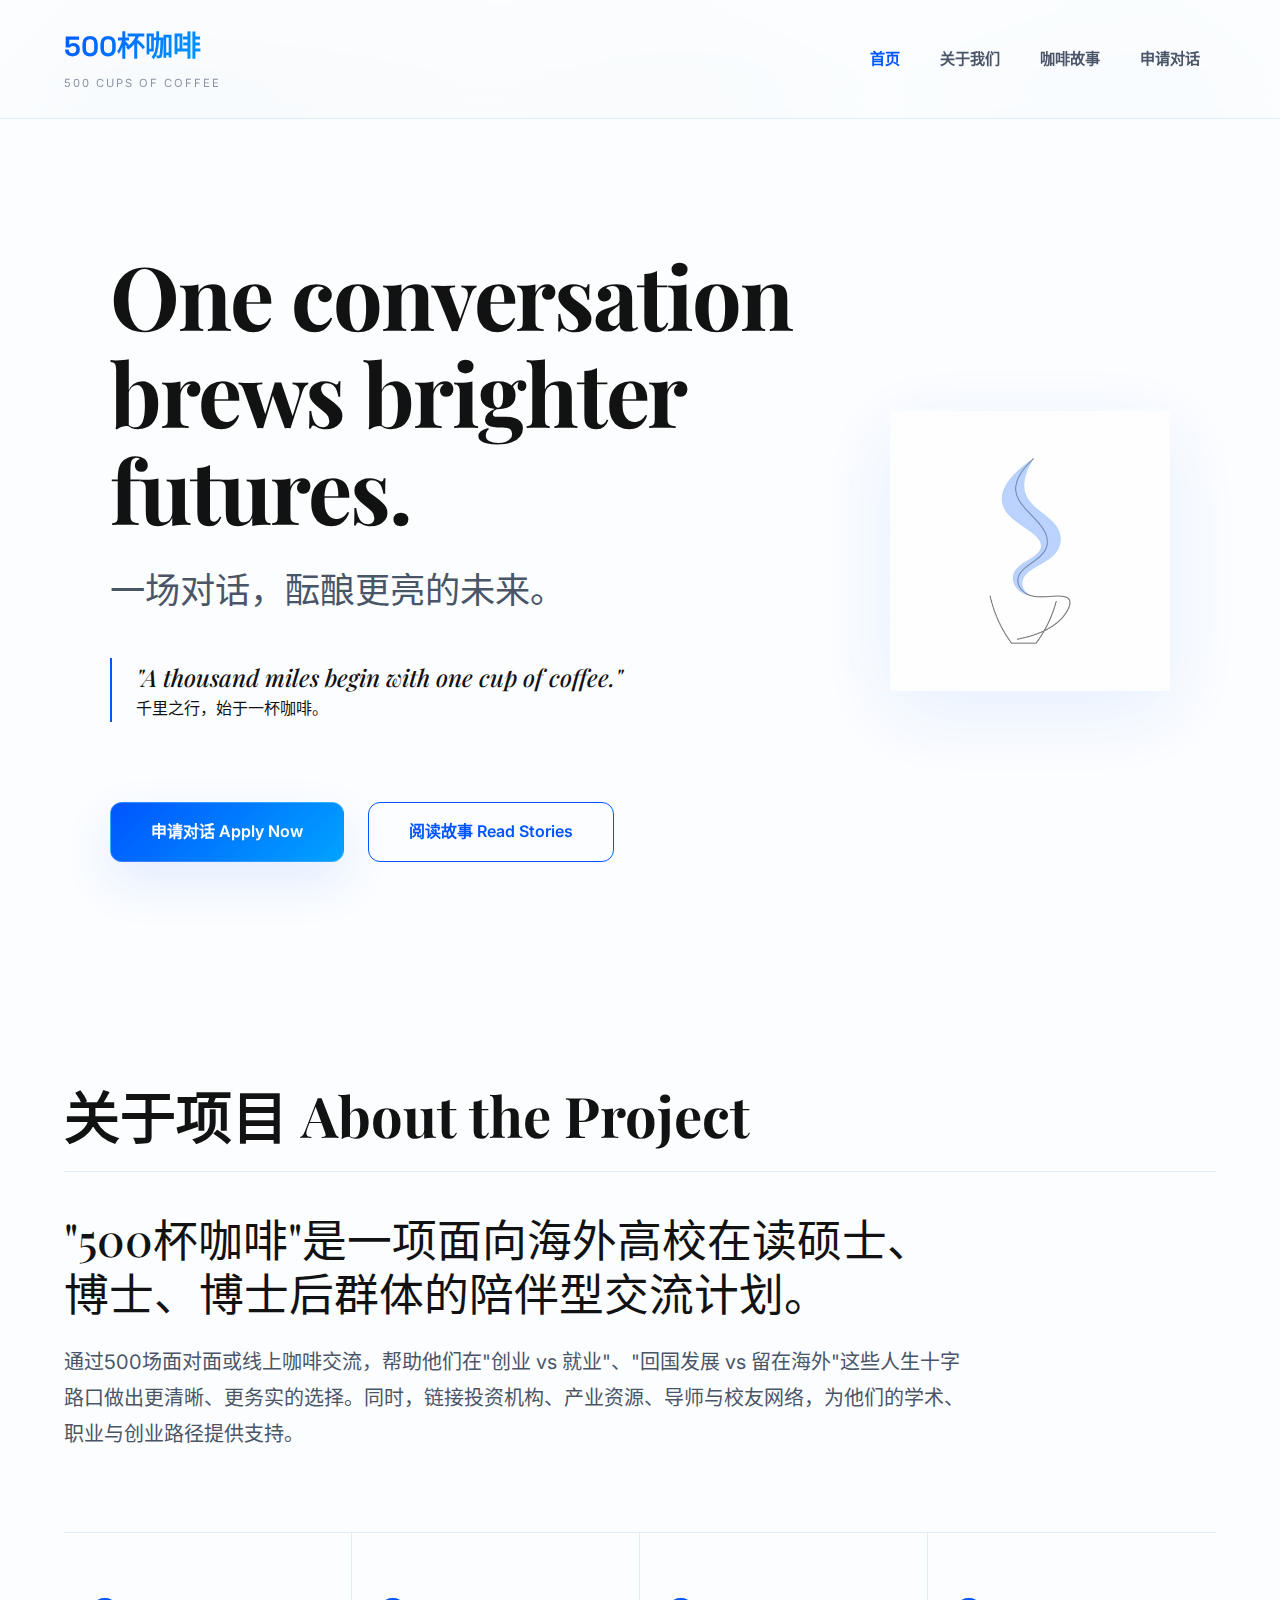
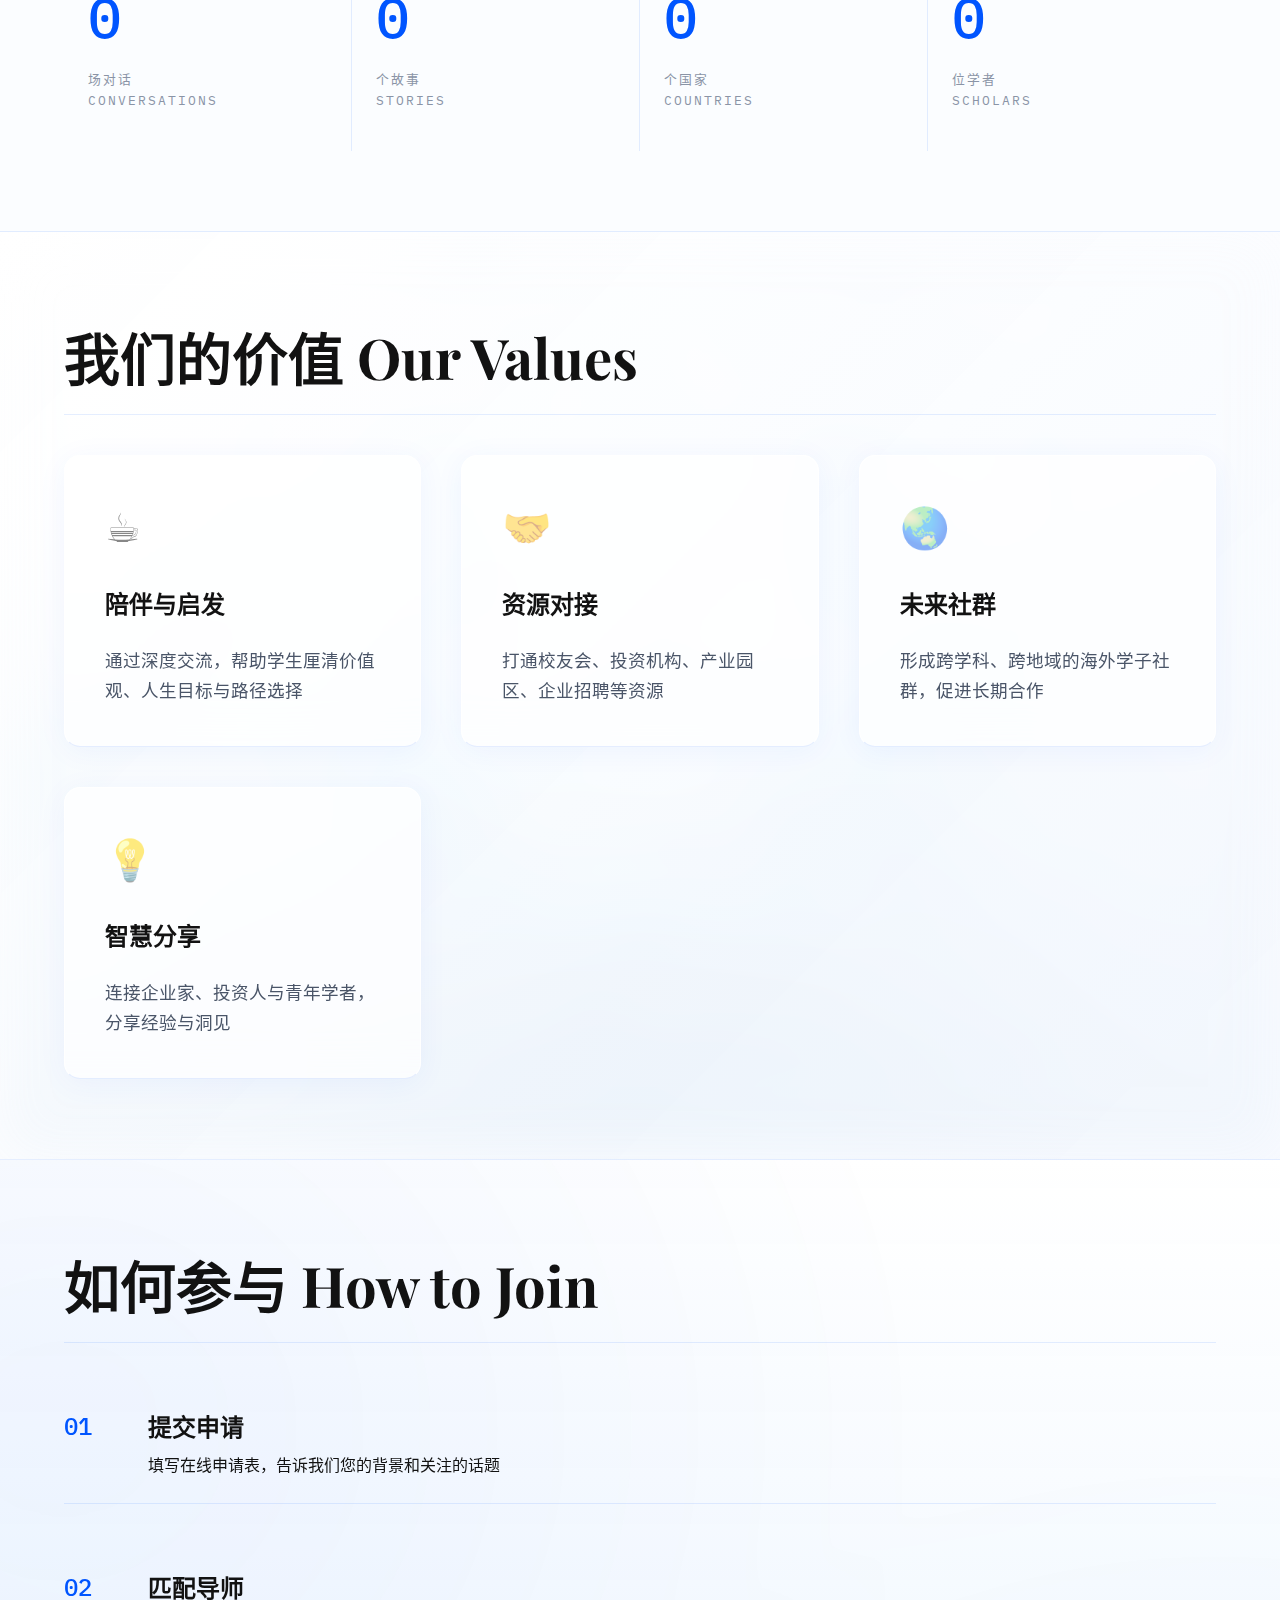
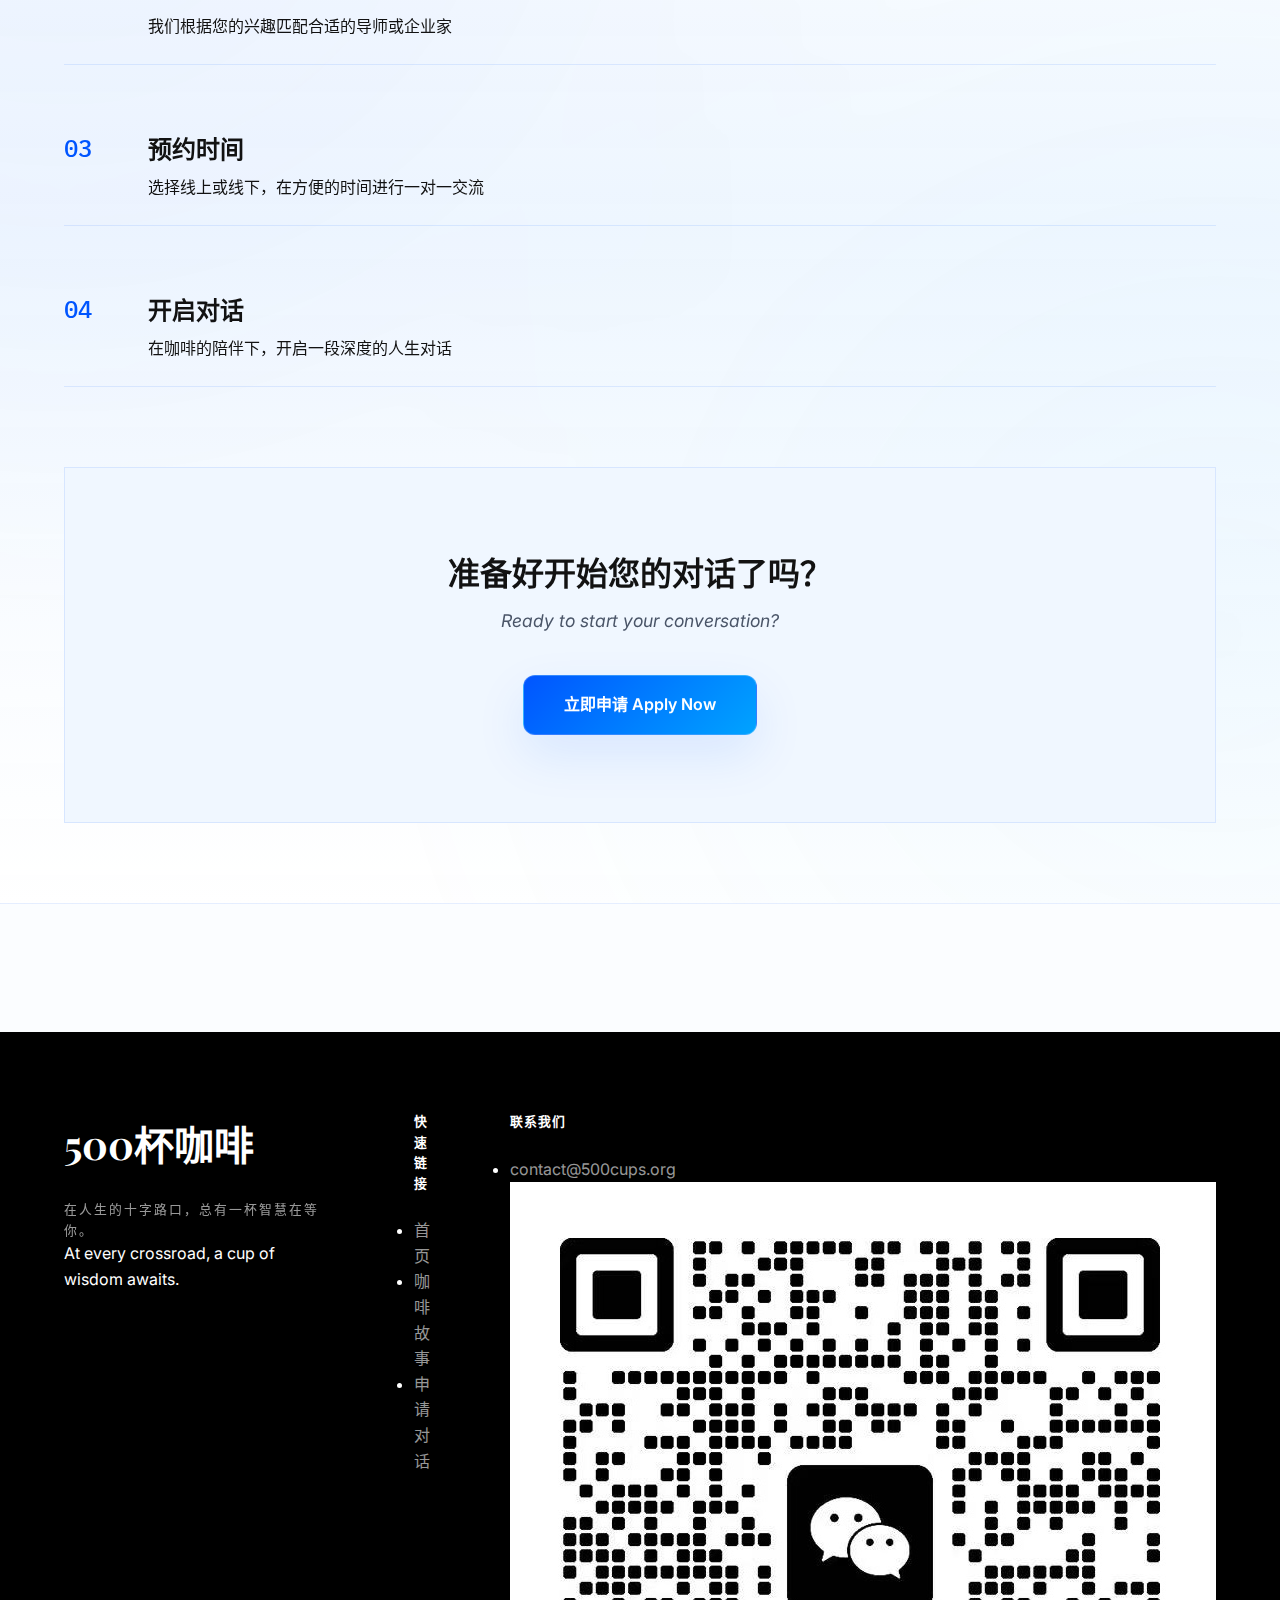
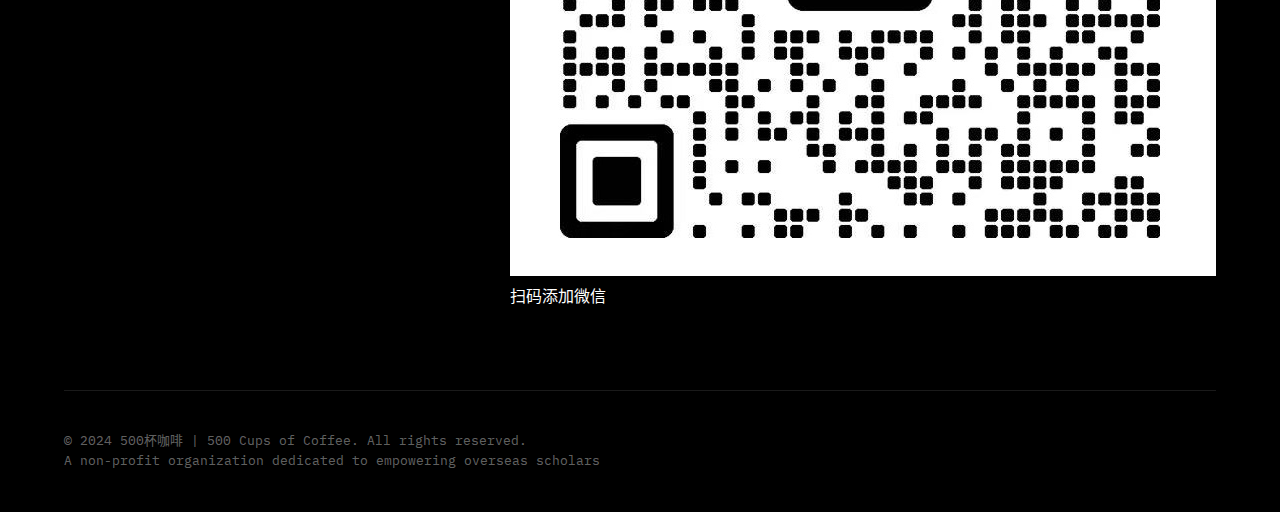
<file: index.html>
<!DOCTYPE html>
<html lang="zh-CN">

<head>
    <meta charset="UTF-8">
    <meta name="viewport" content="width=device-width, initial-scale=1.0">
    <title>500杯咖啡 | 500 Cups of Coffee</title>
    <link rel="stylesheet" href="css/style.css">
    <link
        href="https://fonts.googleapis.com/css2?family=Inter:wght@400;500;600&family=Playfair+Display:ital,wght@0,700;0,800;1,700&family=IBM+Plex+Mono:wght@400;500&family=Space+Grotesk:wght@600;700&display=swap"
        rel="stylesheet">
</head>

<body>
    <!-- 背景装饰图层 -->
    <div class="bg-decor">
        <div class="bg-grid"></div>
        <div class="bg-motif"></div>
        <div class="bg-shape shape-1"></div>
        <div class="bg-shape shape-2"></div>
        <div class="bg-shape shape-3"></div>
    </div>

    <!-- 导航栏 -->
    <nav class="navbar">
        <div class="container">
            <div class="nav-brand">
                <a href="index.html">
                    <h2>500杯咖啡</h2>
                    <span class="subtitle">500 Cups of Coffee</span>
                </a>
            </div>
            <ul class="nav-menu">
                <li><a href="index.html" class="active">首页</a></li>
                <li><a href="#about">关于我们</a></li>
                <li><a href="stories.html">咖啡故事</a></li>
                <li><a href="apply.html#apply-form">申请对话</a></li>
            </ul>
        </div>
    </nav>

    <!-- 主横幅区域 -->
    <section class="hero">
        <div class="container hero-container">
            <div class="hero-content reveal">
                <h1 class="main-slogan">One conversation brews brighter futures.</h1>
                <p class="main-slogan-cn">一场对话，酝酿更亮的未来。</p>

                <div class="sub-slogans reveal reveal-delay-1">
                    <div class="slogan-item">
                        <p class="en">"A thousand miles begin with one cup of coffee."</p>
                        <p class="cn">千里之行，始于一杯咖啡。</p>
                    </div>
                </div>

                <div class="cta-buttons reveal reveal-delay-2">
                    <a href="apply.html#apply-form" class="btn btn-primary">申请对话 Apply Now</a>
                    <a href="stories.html" class="btn btn-secondary">阅读故事 Read Stories</a>
                </div>
            </div>
            <!-- 极简咖啡插画 -->
            <div class="hero-illustration reveal reveal-delay-1">
                <img src="images/coffee_steam_minimal.png" alt="Coffee steam illustration" class="coffee-illustration">
            </div>
        </div>
    </section>

    <!-- 项目介绍 -->
    <section class="intro" id="about">
        <div class="container">
            <div class="section-header">
                <h2>关于项目 About the Project</h2>
                <div class="divider"></div>
            </div>

            <div class="intro-content reveal">
                <p class="lead">
                    "500杯咖啡"是一项面向海外高校在读硕士、博士、博士后群体的陪伴型交流计划。
                </p>
                <p>
                    通过500场面对面或线上咖啡交流，帮助他们在"创业 vs 就业"、"回国发展 vs
                    留在海外"这些人生十字路口做出更清晰、更务实的选择。同时，链接投资机构、产业资源、导师与校友网络，为他们的学术、职业与创业路径提供支持。
                </p>
            </div>

            <div class="stats">
                <div class="stat-item">
                    <div class="stat-number" id="stat-conversations">0</div>
                    <div class="stat-label">场对话<br>Conversations</div>
                </div>
                <div class="stat-item">
                    <div class="stat-number" id="stat-stories">0</div>
                    <div class="stat-label">个故事<br>Stories</div>
                </div>
                <div class="stat-item">
                    <div class="stat-number" id="stat-countries">0</div>
                    <div class="stat-label">个国家<br>Countries</div>
                </div>
                <div class="stat-item">
                    <div class="stat-number" id="stat-scholars">0</div>
                    <div class="stat-label">位学者<br>Scholars</div>
                </div>
            </div>
        </div>
    </section>

    <!-- 核心价值 -->
    <section class="values">
        <div class="container">
            <div class="section-header">
                <h2>我们的价值 Our Values</h2>
                <div class="divider"></div>
            </div>

            <div class="values-grid">
                <div class="value-card reveal reveal-delay-1">
                    <div class="value-icon">☕</div>
                    <h3>陪伴与启发</h3>
                    <p>通过深度交流，帮助学生厘清价值观、人生目标与路径选择</p>
                </div>
                <div class="value-card reveal reveal-delay-2">
                    <div class="value-icon">🤝</div>
                    <h3>资源对接</h3>
                    <p>打通校友会、投资机构、产业园区、企业招聘等资源</p>
                </div>
                <div class="value-card reveal reveal-delay-3">
                    <div class="value-icon">🌏</div>
                    <h3>未来社群</h3>
                    <p>形成跨学科、跨地域的海外学子社群，促进长期合作</p>
                </div>
                <div class="value-card reveal reveal-delay-4">
                    <div class="value-icon">💡</div>
                    <h3>智慧分享</h3>
                    <p>连接企业家、投资人与青年学者，分享经验与洞见</p>
                </div>
            </div>
        </div>
    </section>

    <!-- 如何参与 -->
    <section class="how-to-join">
        <div class="container">
            <div class="section-header">
                <h2>如何参与 How to Join</h2>
                <div class="divider"></div>
            </div>

            <div class="join-grid reveal">
                <div class="join-step">
                    <div class="step-number">01</div>
                    <div>
                        <h3>提交申请</h3>
                        <p>填写在线申请表，告诉我们您的背景和关注的话题</p>
                    </div>
                </div>
                <div class="join-step">
                    <div class="step-number">02</div>
                    <div>
                        <h3>匹配导师</h3>
                        <p>我们根据您的兴趣匹配合适的导师或企业家</p>
                    </div>
                </div>
                <div class="join-step">
                    <div class="step-number">03</div>
                    <div>
                        <h3>预约时间</h3>
                        <p>选择线上或线下，在方便的时间进行一对一交流</p>
                    </div>
                </div>
                <div class="join-step">
                    <div class="step-number">04</div>
                    <div>
                        <h3>开启对话</h3>
                        <p>在咖啡的陪伴下，开启一段深度的人生对话</p>
                    </div>
                </div>
            </div>

            <div class="join-cta">
                <h3>准备好开始您的对话了吗？</h3>
                <p class="en">Ready to start your conversation?</p>
                <a href="apply.html#apply-form" class="btn btn-primary">立即申请 Apply Now</a>
            </div>
        </div>
    </section>

    <!-- 页脚 -->
    <footer class="footer">
        <div class="container">
            <div class="footer-content">
                <div class="footer-brand">
                    <h3>500杯咖啡</h3>
                    <p class="tagline">在人生的十字路口，总有一杯智慧在等你。</p>
                    <p class="tagline-en">At every crossroad, a cup of wisdom awaits.</p>
                </div>

                <div class="footer-links">
                    <div class="footer-section">
                        <h4>快速链接</h4>
                        <ul>
                            <li><a href="index.html">首页</a></li>
                            <li><a href="stories.html">咖啡故事</a></li>
                            <li><a href="apply.html">申请对话</a></li>
                        </ul>
                    </div>

                    <div class="footer-section">
                        <h4>联系我们</h4>
                        <ul>
                            <li><a href="mailto:contact@500cups.org">contact@500cups.org</a></li>
                        </ul>
                        <div class="footer-qr">
                            <img src="images/wechat_qr.jpg" alt="微信二维码 WeChat QR Code">
                            <p>扫码添加微信</p>
                        </div>
                    </div>
                </div>
            </div>

            <div class="footer-bottom">
                <p>&copy; 2024 500杯咖啡 | 500 Cups of Coffee. All rights reserved.</p>
                <p class="mission">A non-profit organization dedicated to empowering overseas scholars</p>
            </div>
        </div>
    </footer>

    <script src="js/main.js"></script>
</body>

</html>
</file>
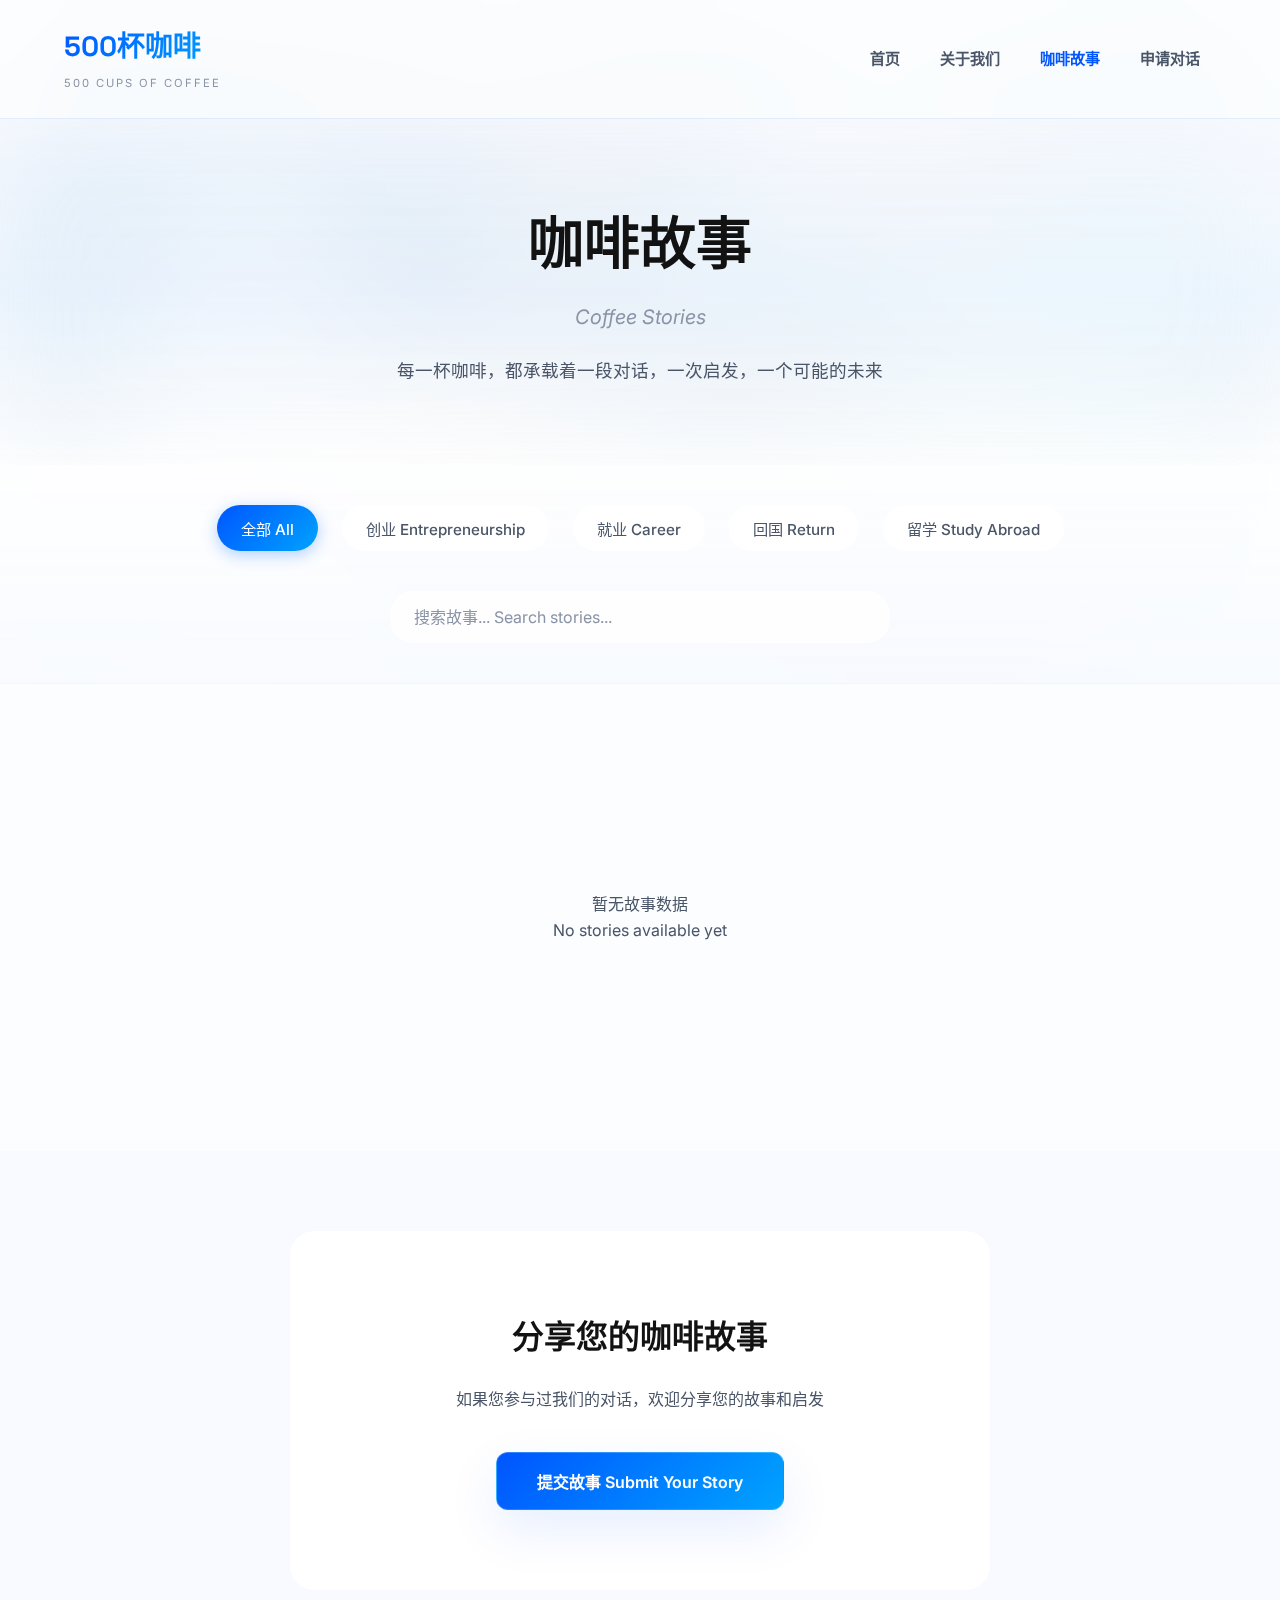
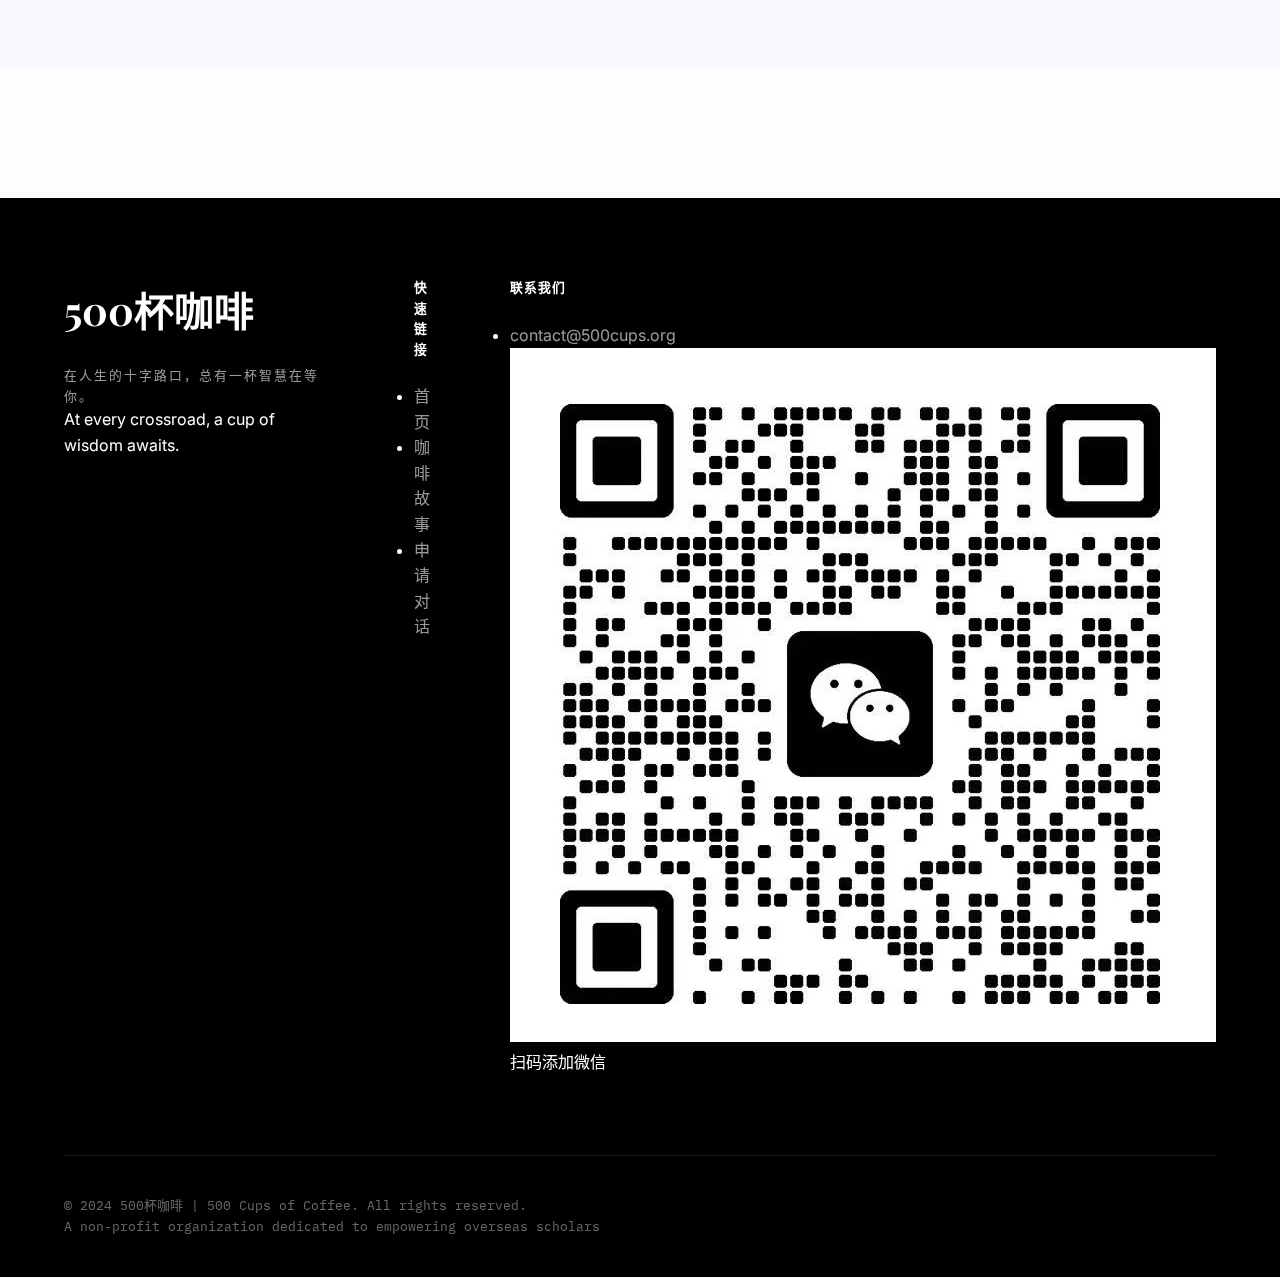
<file: stories.html>
<!DOCTYPE html>
<html lang="zh-CN">

<head>
    <meta charset="UTF-8">
    <meta name="viewport" content="width=device-width, initial-scale=1.0">
    <title>咖啡故事 | 500杯咖啡</title>
    <link rel="stylesheet" href="css/style.css">
    <link
        href="https://fonts.googleapis.com/css2?family=Inter:wght@400;500;600&family=Playfair+Display:ital,wght@0,700;0,800;1,700&family=IBM+Plex+Mono:wght@400;500&family=Space+Grotesk:wght@600;700&display=swap"
        rel="stylesheet">
</head>

<body>
    <!-- 背景装饰图层 -->
    <div class="bg-decor">
        <div class="bg-grid"></div>
        <div class="bg-motif"></div>
        <div class="bg-shape shape-1"></div>
        <div class="bg-shape shape-2"></div>
        <div class="bg-shape shape-3"></div>
    </div>

    <!-- 导航栏 -->
    <nav class="navbar">
        <div class="container">
            <div class="nav-brand">
                <a href="index.html">
                    <h2>500杯咖啡</h2>
                    <span class="subtitle">500 Cups of Coffee</span>
                </a>
            </div>
            <ul class="nav-menu">
                <li><a href="index.html">首页</a></li>
                <li><a href="index.html#about">关于我们</a></li>
                <li><a href="stories.html" class="active">咖啡故事</a></li>
                <li><a href="apply.html#apply-form">申请对话</a></li>
            </ul>
        </div>
    </nav>

    <!-- 页面标题 -->
    <section class="page-hero">
        <div class="container">
            <h1>咖啡故事</h1>
            <p class="page-subtitle">Coffee Stories</p>
            <p class="page-description">每一杯咖啡，都承载着一段对话，一次启发，一个可能的未来</p>
        </div>
    </section>

    <!-- 筛选和搜索 -->
    <section class="filters">
        <div class="container">
            <div class="filter-group">
                <button class="filter-btn active" data-filter="all">全部 All</button>
                <button class="filter-btn" data-filter="创业">创业 Entrepreneurship</button>
                <button class="filter-btn" data-filter="就业">就业 Career</button>
                <button class="filter-btn" data-filter="回国">回国 Return</button>
                <button class="filter-btn" data-filter="留学">留学 Study Abroad</button>
            </div>

            <div class="search-box">
                <input type="text" id="search-input" placeholder="搜索故事... Search stories...">
            </div>
        </div>
    </section>

    <!-- 故事列表 -->
    <section class="stories-section">
        <div class="container">
            <div id="stories-loading" class="loading">
                <div class="spinner"></div>
                <p>正在加载故事...</p>
            </div>

            <div id="stories-container" class="stories-grid">
                <!-- 故事卡片将由JavaScript动态加载 -->
            </div>

            <div id="no-stories" class="no-stories" style="display: none;">
                <p>暂无故事数据</p>
                <p class="en">No stories available yet</p>
            </div>
        </div>
    </section>

    <!-- 提交您的故事 -->
    <section class="submit-story">
        <div class="container">
            <div class="submit-box">
                <h2>分享您的咖啡故事</h2>
                <p>如果您参与过我们的对话，欢迎分享您的故事和启发</p>
                <button class="btn btn-primary" id="open-story-form">提交故事 Submit Your Story</button>
            </div>
        </div>
    </section>

    <!-- 故事详情模态框 -->
    <div id="story-view-modal" class="modal story-view-modal">
        <div class="modal-content story-view-content">
            <span class="modal-close" id="close-story-view">&times;</span>
            <div class="story-detail-container">
                <div class="story-header">
                    <div class="story-tags-list" id="view-story-tags"></div>
                    <h1 id="view-story-title">故事标题</h1>
                    <div class="story-meta-row">
                        <span id="view-story-author">作者</span>
                        <span class="separator">·</span>
                        <span id="view-story-date">日期</span>
                        <span class="separator">·</span>
                        <span id="view-read-time">阅读时间</span>
                    </div>
                </div>
                <div class="story-cover-image" id="view-story-image"></div>
                <div class="story-body" id="view-story-content">
                    <!-- 故事内容 -->
                </div>
                <div class="story-footer">
                    <div class="divider"></div>
                    <p class="footer-note">想分享您的故事？<a href="#" id="link-to-submit">立即提交</a></p>
                </div>
            </div>
        </div>
    </div>

    <!-- 故事提交表单模态框 -->
    <div id="story-modal" class="modal">
        <div class="modal-content">
            <span class="modal-close">&times;</span>
            <h2>提交咖啡故事</h2>
            <form id="story-submission-form">
                <div class="form-row">
                    <div class="form-group">
                        <label for="submitter-name">您的姓名 *</label>
                        <input type="text" id="submitter-name" name="submitter_name" required>
                    </div>
                    <div class="form-group">
                        <label for="submitter-email">您的邮箱 *</label>
                        <input type="email" id="submitter-email" name="submitter_email" required>
                    </div>
                </div>

                <div class="form-group">
                    <label for="story-title">故事标题 *</label>
                    <input type="text" id="story-title" name="story_title" required placeholder="给您的故事起个标题">
                </div>

                <div class="form-group">
                    <label for="story-content">故事内容 *</label>
                    <textarea id="story-content" name="story_content" rows="8" required
                        placeholder="请分享您在咖啡对话中的经历、感悟和启发..."></textarea>
                </div>

                <div class="form-row">
                    <div class="form-group checkbox-group">
                        <label>
                            <input type="checkbox" id="allow-publish" name="allow_publish" checked>
                            <span>我同意公开发布这个故事</span>
                        </label>
                    </div>
                    <div class="form-group checkbox-group">
                        <label>
                            <input type="checkbox" id="anonymous" name="anonymous">
                            <span>我希望匿名发布</span>
                        </label>
                    </div>
                </div>

                <div class="form-actions">
                    <button type="submit" class="btn btn-primary">提交故事</button>
                    <button type="button" class="btn btn-secondary" id="cancel-story">取消</button>
                </div>
            </form>
        </div>
    </div>

    <!-- 页脚 -->
    <footer class="footer">
        <div class="container">
            <div class="footer-content">
                <div class="footer-brand">
                    <h3>500杯咖啡</h3>
                    <p class="tagline">在人生的十字路口，总有一杯智慧在等你。</p>
                    <p class="tagline-en">At every crossroad, a cup of wisdom awaits.</p>
                </div>

                <div class="footer-links">
                    <div class="footer-section">
                        <h4>快速链接</h4>
                        <ul>
                            <li><a href="index.html">首页</a></li>
                            <li><a href="stories.html">咖啡故事</a></li>
                            <li><a href="apply.html">申请对话</a></li>
                        </ul>
                    </div>

                    <div class="footer-section">
                        <h4>联系我们</h4>
                        <ul>
                            <li><a href="mailto:contact@500cups.org">contact@500cups.org</a></li>
                        </ul>
                        <div class="footer-qr">
                            <img src="images/wechat_qr.jpg" alt="微信二维码 WeChat QR Code">
                            <p>扫码添加微信</p>
                        </div>
                    </div>
                </div>
            </div>

            <div class="footer-bottom">
                <p>&copy; 2024 500杯咖啡 | 500 Cups of Coffee. All rights reserved.</p>
                <p class="mission">A non-profit organization dedicated to empowering overseas scholars</p>
            </div>
        </div>
    </footer>

    <script src="js/config.js"></script>
    <script src="js/stories.js"></script>
</body>

</html>
</file>
<file: css/style.css>
/* ========================
   浅色科技蓝主题 - 全局样式
   ======================== */
* {
    margin: 0;
    padding: 0;
    box-sizing: border-box;
}

:root {
    /* 极致浅色科技蓝配色 - 更加纯净和深邃 */
    --bg-primary: #FBFDFF;
    --bg-secondary: #F8FAFF;
    --bg-accent: #F0F7FF;
    --bg-card: rgba(255, 255, 255, 0.9);

    /* 核心科技蓝色系 */
    --primary-blue: #0055FF;
    --primary-blue-light: #4D8BFF;
    --primary-blue-dark: #003EB3;
    --secondary-blue: #00A3FF;
    --accent-cyan: #00E5FF;

    /* 渐变色 */
    --gradient-primary: linear-gradient(135deg, #0055FF 0%, #00A3FF 100%);
    --gradient-subtle: linear-gradient(135deg, rgba(240, 247, 255, 0.5) 0%, rgba(230, 243, 255, 0.5) 100%);

    /* 文字颜色 */
    --text-primary: #121212;
    --text-secondary: #4A5568;
    --text-muted: #8A94A6;
    --text-white: #FFFFFF;

    /* 极致极简 - Hairline Dividers */
    --border-hairline: 1px solid rgba(0, 85, 255, 0.1);
    --border-blue: rgba(0, 85, 255, 0.2);

    /* 阴影 - 更加克制 */
    --shadow-sm: 0 4px 12px rgba(0, 85, 255, 0.03);
    --shadow-md: 0 12px 30px rgba(0, 85, 255, 0.06);
    --shadow-lg: 0 20px 50px rgba(0, 85, 255, 0.1);

    /* 字体系统 - Sequoia风格 */
    --font-primary: 'Inter', system-ui, sans-serif;
    --font-serif: 'Playfair Display', serif;
    --font-mono: 'IBM Plex Mono', monospace;
    --font-display: 'Space Grotesk', sans-serif;

    /* 间距系统 - 优化平衡 */
    --container-max-width: 1440px;
    --spacing-xs: 0.75rem;
    --spacing-sm: 1.5rem;
    --spacing-md: 2.5rem;
    --spacing-lg: 5rem;
    --spacing-xl: 8rem;

    /* 表单专用间距 - 更紧凑 */
    --form-spacing-sm: 1rem;
    --form-spacing-md: 1.5rem;
    --form-spacing-lg: 2.5rem;

    /* 动画 */
    --transition: all 0.5s cubic-bezier(0.16, 1, 0.3, 1);
    --transition-slow: all 0.8s cubic-bezier(0.16, 1, 0.3, 1);
}

body {
    font-family: var(--font-primary);
    color: var(--text-primary);
    background: var(--bg-primary);
    line-height: 1.6;
    font-size: 16px;
    overflow-x: hidden;
}

/* ========================
   背景艺术 - 咖啡与连接的抽象表达
   ======================== */
.bg-decor {
    position: fixed;
    top: 0;
    left: 0;
    width: 100%;
    height: 100%;
    z-index: -1;
    overflow: hidden;
    pointer-events: none;
    background: var(--bg-primary);
}

/* 主背景图片 - 咖啡网络图案 */
.bg-decor::before {
    content: '';
    position: absolute;
    width: 100%;
    height: 100%;
    top: 0;
    left: 0;
    background-image: url('../images/coffee_network_bg.png');
    background-size: cover;
    background-position: center;
    background-attachment: fixed;
    filter: blur(2px);
    opacity: 0.15;
    animation: bgPulse 15s ease-in-out infinite alternate;
}

/* 渐变叠加层 - 增加深度和高级感 */
.bg-decor::after {
    content: '';
    position: absolute;
    width: 100%;
    height: 100%;
    top: 0;
    left: 0;
    background:
        linear-gradient(135deg, rgba(255, 255, 255, 0.95) 0%, rgba(248, 250, 255, 0.85) 50%, rgba(240, 247, 255, 0.9) 100%),
        radial-gradient(ellipse at 0% 0%, rgba(0, 85, 255, 0.08) 0%, transparent 50%),
        radial-gradient(ellipse at 100% 100%, rgba(0, 229, 255, 0.06) 0%, transparent 50%),
        radial-gradient(ellipse at 50% 50%, rgba(255, 255, 255, 0.8) 0%, transparent 70%);
    z-index: 1;
}

@keyframes bgPulse {
    0% {
        opacity: 0.12;
        filter: blur(2px);
    }

    100% {
        opacity: 0.18;
        filter: blur(3px);
    }
}

/* 科技与学术基调背景 - 抽象节点 */
.bg-motif {
    position: absolute;
    top: 0;
    left: 0;
    width: 100%;
    height: 100%;
    background-image:
        url('../images/gradient_hero_bg.png'),
        url("data:image/svg+xml,%3Csvg width='100' height='100' viewBox='0 0 100 100' xmlns='http://www.w3.org/2000/svg'%3E%3Cg fill='%230055FF' fill-opacity='0.03'%3E%3Ccircle cx='50' cy='50' r='1'/%3E%3Cpath d='M50 50 L80 80 M50 50 L20 80 M50 50 L50 20' stroke='%230055FF' stroke-opacity='0.02' stroke-width='0.5'/%3E%3C/g%3E%3C/svg%3E");
    background-size: 120% 120%, 100px 100px;
    background-position: center, top left;
    background-attachment: fixed, scroll;
    filter: blur(60px);
    opacity: 0.25;
    z-index: 2;
    animation: motifFloat 30s ease-in-out infinite;
}

@keyframes motifFloat {

    0%,
    100% {
        transform: translate(0, 0) scale(1);
    }

    50% {
        transform: translate(-2%, 2%) scale(1.02);
    }
}

@keyframes bgRotate {
    from {
        transform: rotate(0deg);
    }

    to {
        transform: rotate(360deg);
    }
}

/* 抽象咖啡杯与连接点 */
.bg-shape {
    position: absolute;
    opacity: 0.15;
    /* 大幅降低不透明度 */
    filter: blur(100px);
    /* 增加模糊度使得边缘更加柔和 */
    border-radius: 50%;
    background: var(--gradient-primary);
    transition: var(--transition-slow);
}

.shape-1 {
    width: 400px;
    height: 400px;
    top: -100px;
    right: -100px;
    animation: float 20s ease-in-out infinite;
}

.shape-2 {
    width: 300px;
    height: 300px;
    bottom: -50px;
    left: -50px;
    background: var(--gradient-secondary);
    animation: float 25s ease-in-out infinite reverse;
}

.shape-3 {
    width: 200px;
    height: 200px;
    top: 40%;
    left: 10%;
    opacity: 0.2;
    animation: float 18s ease-in-out infinite 2s;
}

@keyframes float {

    0%,
    100% {
        transform: translate(0, 0) scale(1);
    }

    33% {
        transform: translate(30px, -50px) scale(1.1);
    }

    66% {
        transform: translate(-20px, 20px) scale(0.9);
    }
}

/* 连接网格背景 */
.bg-grid {
    position: absolute;
    top: 0;
    left: 0;
    width: 100%;
    height: 100%;
    background-image:
        linear-gradient(rgba(0, 85, 255, 0.03) 1px, transparent 1px),
        linear-gradient(90deg, rgba(0, 85, 255, 0.03) 1px, transparent 1px);
    background-size: 100px 100px;
    mask-image: radial-gradient(circle at center, black, transparent 80%);
}

.container {
    max-width: var(--container-max-width);
    margin: 0 auto;
    padding: 0 5%;
    /* 侧边留白 */
}

/* ========================
   导航栏 - 极致极简
   ======================== */
.navbar {
    background: rgba(255, 255, 255, 0.8);
    backdrop-filter: blur(20px);
    -webkit-backdrop-filter: blur(20px);
    border-bottom: var(--border-hairline);
    position: sticky;
    top: 0;
    z-index: 1000;
    padding: 1.5rem 0;
    transition: var(--transition);
}

.navbar.scrolled {
    padding: 1rem 0;
    box-shadow: none;
    border-bottom: 2px solid var(--primary-blue);
}

.navbar .container {
    display: flex;
    justify-content: space-between;
    align-items: center;
}

.nav-brand a {
    text-decoration: none;
    color: var(--text-primary);
}

.nav-brand h2 {
    font-family: var(--font-display);
    font-size: 1.75rem;
    font-weight: 700;
    background: var(--gradient-primary);
    -webkit-background-clip: text;
    -webkit-text-fill-color: transparent;
    background-clip: text;
}

.nav-brand .subtitle {
    font-size: 0.7rem;
    color: var(--text-muted);
    letter-spacing: 2px;
    text-transform: uppercase;
}

.nav-menu {
    display: flex;
    list-style: none;
    gap: 0.5rem;
}

.nav-menu a {
    text-decoration: none;
    color: var(--text-secondary);
    font-size: 0.95rem;
    font-weight: 600;
    padding: 0.5rem 1rem;
    transition: var(--transition);
    position: relative;
    display: inline-flex;
    align-items: center;
    justify-content: center;
}

.nav-menu a:hover,
.nav-menu a.active {
    color: var(--primary-blue);
    background: transparent;
}

.nav-menu a.active {
    box-shadow: none;
}

/* ========================
   Hero 区域 - 科技感强
   ======================== */
.hero {
    min-height: calc(100vh - 80px);
    /* 填满视口减去导航栏高度 */
    padding: var(--spacing-xl) 0;
    text-align: left;
    position: relative;
    background: var(--bg-primary);
    display: flex;
    align-items: center;
}

.hero-container {
    display: flex;
    align-items: center;
    justify-content: space-between;
    gap: var(--spacing-lg);
}

.hero-content {
    max-width: 700px;
    flex: 1;
}

/* 极简咖啡插画 */
.hero-illustration {
    flex: 0 0 auto;
    position: relative;
}

.coffee-illustration {
    width: 280px;
    height: auto;
    opacity: 0.85;
    filter: drop-shadow(0 20px 40px rgba(0, 85, 255, 0.1));
    animation: gentleFloat 8s ease-in-out infinite;
}

@keyframes gentleFloat {

    0%,
    100% {
        transform: translateY(0);
    }

    50% {
        transform: translateY(-15px);
    }
}

/* 响应式：移动端隐藏插画 */
@media (max-width: 900px) {
    .hero-container {
        flex-direction: column;
        text-align: center;
    }

    .hero-illustration {
        display: none;
    }

    .hero-content {
        max-width: 100%;
    }

    .cta-buttons {
        justify-content: center;
    }
}

.main-slogan {
    font-family: var(--font-serif);
    font-size: 5.5rem;
    font-weight: 700;
    line-height: 1.1;
    margin-bottom: var(--spacing-sm);
    color: var(--text-primary);
    letter-spacing: -2px;
}

.main-slogan-cn {
    font-size: 2.2rem;
    font-weight: 400;
    color: var(--text-secondary);
    margin-bottom: var(--spacing-md);
    font-family: var(--font-primary);
}

.sub-slogans {
    margin: var(--spacing-md) 0;
    border-left: 2px solid var(--primary-blue);
    padding-left: var(--spacing-sm);
}

.slogan-item {
    background: transparent;
    border: none;
    padding: 0;
    margin: 0;
}

.slogan-item .en {
    font-family: var(--font-serif);
    font-size: 1.5rem;
    color: var(--text-primary);
    font-style: italic;
    font-weight: 500;
}

.cta-buttons {
    display: flex;
    gap: var(--spacing-sm);
    justify-content: flex-start;
    margin-top: var(--spacing-lg);
}

/* ========================
   按钮样式 - 科技蓝渐变
   ======================== */
.btn {
    display: inline-block;
    padding: 1rem 2.5rem;
    font-size: 1rem;
    font-weight: 600;
    text-decoration: none;
    border-radius: 12px;
    transition: var(--transition);
    border: none;
    cursor: pointer;
    font-family: var(--font-primary);
    position: relative;
    overflow: hidden;
}

.btn::before {
    content: '';
    position: absolute;
    top: 50%;
    left: 50%;
    width: 0;
    height: 0;
    border-radius: 50%;
    background: rgba(255, 255, 255, 0.3);
    transform: translate(-50%, -50%);
    transition: width 0.5s, height 0.5s;
}

.btn:hover::before {
    width: 300px;
    height: 300px;
}

.btn-primary {
    background: var(--gradient-primary);
    color: white;
    box-shadow: var(--shadow-lg);
    border: 1px solid rgba(255, 255, 255, 0.2);
}

.btn-primary:hover {
    transform: translateY(-3px) scale(1.02);
    box-shadow: var(--shadow-glow), 0 15px 35px rgba(0, 85, 255, 0.3);
}

.btn-secondary {
    background: transparent;
    color: var(--primary-blue);
    border: 1px solid var(--primary-blue);
}

.btn-secondary:hover {
    background: var(--primary-blue);
    color: white;
    transform: translateY(-3px);
}

/* ========================
   区块标题
   ======================== */
.section-header {
    text-align: left;
    margin-bottom: var(--spacing-md);
    border-bottom: var(--border-hairline);
    padding-bottom: var(--spacing-xs);
    display: flex;
    justify-content: space-between;
    align-items: flex-end;
}

.section-header h2 {
    font-family: var(--font-serif);
    font-size: 3.5rem;
    font-weight: 700;
    color: var(--text-primary);
    margin-bottom: 0;
}

.divider {
    display: none;
    /* 使用 border-bottom 代替 */
}

/* ========================
   区块样式 - 增强版带背景效果
   ======================== */
.intro,
.values,
.how-to-join {
    padding: var(--spacing-lg) 0;
    position: relative;
    border-bottom: var(--border-hairline);
    scroll-margin-top: 150px;
    /* Prevent navbar overlap on anchor jump */
}

.intro {
    background: var(--bg-primary);
}

/* 价值区块 - 使用对话抽象背景 */
.values {
    background:
        linear-gradient(135deg, rgba(255, 255, 255, 0.97) 0%, rgba(248, 250, 255, 0.95) 100%);
    position: relative;
    overflow: hidden;
}

.values::before {
    content: '';
    position: absolute;
    top: 0;
    left: 0;
    width: 100%;
    height: 100%;
    background-image: url('../images/conversation_abstract_bg.png');
    background-size: cover;
    background-position: center;
    filter: blur(30px);
    opacity: 0.08;
    z-index: 0;
}

.values>.container {
    position: relative;
    z-index: 1;
}

/* 加入流程区块 - 玻璃态效果 */
.how-to-join {
    background:
        linear-gradient(180deg,
            rgba(255, 255, 255, 0.95) 0%,
            rgba(240, 247, 255, 0.9) 50%,
            rgba(255, 255, 255, 0.95) 100%);
    position: relative;
    overflow: hidden;
}

.how-to-join::before {
    content: '';
    position: absolute;
    top: 50%;
    left: 50%;
    transform: translate(-50%, -50%);
    width: 150%;
    height: 150%;
    background:
        radial-gradient(ellipse at 20% 30%, rgba(0, 85, 255, 0.05) 0%, transparent 40%),
        radial-gradient(ellipse at 80% 70%, rgba(0, 163, 255, 0.04) 0%, transparent 40%);
    filter: blur(40px);
    z-index: 0;
    animation: pulseGlow 20s ease-in-out infinite alternate;
}

.how-to-join>.container {
    position: relative;
    z-index: 1;
}

@keyframes pulseGlow {
    0% {
        opacity: 0.6;
        transform: translate(-50%, -50%) scale(1);
    }

    100% {
        opacity: 0.9;
        transform: translate(-50%, -50%) scale(1.1);
    }
}

.intro-content {
    max-width: 900px;
    margin: 0 0 var(--spacing-md);
    text-align: left;
}

.intro-content .lead {
    font-family: var(--font-serif);
    font-size: 2.8rem;
    color: var(--text-primary);
    margin-bottom: var(--spacing-sm);
    font-weight: 500;
    line-height: 1.2;
}

.intro-content p {
    color: var(--text-secondary);
    font-size: 1.25rem;
    line-height: 1.8;
}

/* 统计数据 - 极简网格 */
.stats {
    display: grid;
    grid-template-columns: repeat(4, 1fr);
    gap: 0;
    margin-top: var(--spacing-lg);
    border-top: var(--border-hairline);
}

.stat-item {
    text-align: left;
    padding: var(--spacing-md) 0;
    background: transparent;
    border: none;
    border-right: var(--border-hairline);
    padding-left: var(--spacing-sm);
    border-radius: 0;
}

.stat-item:last-child {
    border-right: none;
}

.stat-item:hover {
    transform: none;
    box-shadow: none;
    background: var(--bg-accent);
}

.stat-number {
    font-family: var(--font-mono);
    font-size: 3.5rem;
    font-weight: 500;
    color: var(--primary-blue);
    background: none;
    -webkit-text-fill-color: initial;
    margin-bottom: 0.5rem;
}

.stat-label {
    font-family: var(--font-mono);
    font-size: 0.8rem;
    text-transform: uppercase;
    letter-spacing: 2px;
    color: var(--text-muted);
}

/* 价值卡片 - 玻璃态效果 */
.values-grid {
    display: grid;
    grid-template-columns: repeat(auto-fit, minmax(280px, 1fr));
    gap: var(--spacing-md);
}

.value-card {
    padding: var(--spacing-md);
    background: rgba(255, 255, 255, 0.7);
    backdrop-filter: blur(20px);
    -webkit-backdrop-filter: blur(20px);
    border: 1px solid rgba(255, 255, 255, 0.8);
    border-bottom: 1px solid rgba(0, 85, 255, 0.1);
    border-radius: 16px;
    text-align: left;
    transition: var(--transition);
    display: flex;
    flex-direction: column;
    justify-content: flex-start;
    box-shadow: 0 4px 30px rgba(0, 85, 255, 0.05);
}

.value-card:hover {
    background: rgba(255, 255, 255, 0.9);
    transform: translateY(-5px);
    box-shadow: 0 8px 40px rgba(0, 85, 255, 0.1);
    border-color: rgba(0, 85, 255, 0.2);
}

.value-card::before {
    display: none;
}

.value-icon {
    font-size: 2.5rem;
    margin-bottom: var(--spacing-sm);
    opacity: 0.5;
}

.value-card h3 {
    font-family: var(--font-serif);
    font-size: 1.75rem;
    color: var(--text-primary);
    margin-bottom: var(--spacing-xs);
}

.value-card p {
    font-size: 1.1rem;
    color: var(--text-secondary);
}

.value-card h3 {
    font-size: 1.5rem;
    color: var(--text-primary);
    margin-bottom: var(--spacing-sm);
    font-weight: 600;
}

.value-card p {
    color: var(--text-secondary);
    line-height: 1.7;
}

/* 步骤流程 */
.join-grid {
    display: flex;
    flex-direction: column;
    gap: var(--spacing-md);
    margin-bottom: var(--spacing-lg);
}

.join-step {
    display: flex;
    align-items: flex-start;
    gap: var(--spacing-sm);
    text-align: left;
    padding: var(--spacing-sm) 0;
    border-bottom: var(--border-hairline);
    background: transparent;
}

.join-step:hover {
    transform: none;
    border-color: var(--primary-blue);
    box-shadow: none;
}

.step-number {
    font-family: var(--font-mono);
    font-size: 1.5rem;
    font-weight: 500;
    color: var(--primary-blue);
    margin-bottom: 0;
    min-width: 60px;
}

.join-step h3 {
    font-family: var(--font-serif);
    font-size: 1.5rem;
    color: var(--text-primary);
    margin-bottom: 0.5rem;
}

.join-cta {
    text-align: center;
    background: var(--bg-accent);
    border: var(--border-hairline);
    padding: var(--spacing-lg) var(--spacing-md);
    border-radius: 0;
}

.join-cta h3 {
    font-size: 2rem;
    color: var(--text-primary);
    margin-bottom: 0.5rem;
    font-weight: 700;
}

.join-cta .en {
    color: var(--text-secondary);
    margin-bottom: var(--spacing-md);
    font-style: italic;
    font-size: 1.1rem;
}

/* ========================
   页脚
   ======================== */
.footer {
    background: #000;
    /* 极致黑色 */
    border-top: none;
    padding: var(--spacing-lg) 0 var(--spacing-md);
    margin-top: var(--spacing-xl);
    color: var(--text-white);
}

.footer-content {
    display: flex;
    justify-content: space-between;
    gap: var(--spacing-lg);
    margin-bottom: var(--spacing-lg);
}

.footer-brand h3 {
    font-family: var(--font-serif);
    font-size: 2.5rem;
    margin-bottom: var(--spacing-sm);
    color: var(--text-white);
    background: none;
    -webkit-text-fill-color: initial;
}

.footer-brand .tagline {
    font-family: var(--font-mono);
    text-transform: uppercase;
    letter-spacing: 2px;
    font-size: 0.8rem;
    opacity: 0.6;
}

.footer-links {
    display: flex;
    gap: var(--spacing-lg);
}

.footer-section h4 {
    font-family: var(--font-mono);
    text-transform: uppercase;
    font-size: 0.8rem;
    margin-bottom: var(--spacing-sm);
    color: var(--text-white);
    letter-spacing: 1px;
}

.footer-section a {
    color: rgba(255, 255, 255, 0.6);
    text-decoration: none;
    transition: var(--transition);
}

.footer-section a:hover {
    color: var(--text-white);
}

.footer-bottom {
    text-align: left;
    padding-top: var(--spacing-md);
    border-top: 1px solid rgba(255, 255, 255, 0.1);
    font-size: 0.8rem;
    color: rgba(255, 255, 255, 0.4);
    font-family: var(--font-mono);
}

/* ========================
   页面标题 - 增强版
   ======================== */
.page-hero {
    padding: var(--spacing-lg) 0;
    text-align: center;
    background:
        linear-gradient(180deg,
            rgba(248, 250, 255, 0.98) 0%,
            rgba(240, 247, 255, 0.95) 50%,
            rgba(255, 255, 255, 0.98) 100%);
    position: relative;
    overflow: hidden;
}

.page-hero::before {
    content: '';
    position: absolute;
    top: 0;
    left: 0;
    width: 100%;
    height: 100%;
    background-image: url('../images/gradient_hero_bg.png');
    background-size: cover;
    background-position: center;
    filter: blur(50px);
    opacity: 0.12;
    z-index: 0;
}

.page-hero>.container {
    position: relative;
    z-index: 1;
}

.page-hero h1 {
    font-family: var(--font-display);
    font-size: 3.5rem;
    font-weight: 800;
    color: var(--text-primary);
    margin-bottom: var(--spacing-xs);
}

.page-subtitle {
    font-size: 1.25rem;
    color: var(--text-muted);
    font-style: italic;
    margin-bottom: var(--spacing-sm);
}

.page-description {
    font-size: 1.1rem;
    color: var(--text-secondary);
    max-width: 600px;
    margin: 0 auto;
}

/* ========================
   筛选器 - 玻璃态效果
   ======================== */
.filters {
    padding: var(--spacing-md) 0;
    background:
        linear-gradient(180deg,
            rgba(255, 255, 255, 0.9) 0%,
            rgba(248, 250, 255, 0.95) 100%);
    backdrop-filter: blur(10px);
    -webkit-backdrop-filter: blur(10px);
    border-bottom: 1px solid rgba(0, 85, 255, 0.05);
}

.filter-group {
    display: flex;
    flex-wrap: wrap;
    gap: var(--spacing-sm);
    justify-content: center;
    margin-bottom: var(--spacing-md);
}

.filter-btn {
    padding: 0.75rem 1.5rem;
    background: var(--bg-card);
    border: 2px solid var(--border-color);
    border-radius: 24px;
    color: var(--text-secondary);
    font-size: 0.95rem;
    cursor: pointer;
    transition: var(--transition);
    font-family: var(--font-primary);
    font-weight: 500;
}

.filter-btn:hover {
    border-color: var(--primary-blue);
    color: var(--primary-blue);
}

.filter-btn.active {
    background: var(--gradient-primary);
    color: white;
    border-color: transparent;
    box-shadow: 0 4px 16px rgba(0, 102, 255, 0.3);
}

.search-box {
    max-width: 500px;
    margin: 0 auto;
}

.search-box input {
    width: 100%;
    padding: 1rem 1.5rem;
    background: var(--bg-card);
    border: 2px solid var(--border-color);
    border-radius: 24px;
    color: var(--text-primary);
    font-size: 1rem;
    font-family: var(--font-primary);
    transition: var(--transition);
}

.search-box input::placeholder {
    color: var(--text-muted);
}

.search-box input:focus {
    outline: none;
    border-color: var(--primary-blue);
    box-shadow: 0 0 20px rgba(0, 102, 255, 0.1);
}

/* ========================
   故事列表
   ======================== */
.stories-section {
    padding: var(--spacing-lg) 0;
    background: var(--bg-primary);
}

.loading {
    text-align: center;
    padding: var(--spacing-xl) 0;
}

.spinner {
    width: 60px;
    height: 60px;
    border: 4px solid var(--border-color);
    border-top-color: var(--primary-blue);
    border-radius: 50%;
    animation: spin 1s linear infinite;
    margin: 0 auto var(--spacing-sm);
}

@keyframes spin {
    to {
        transform: rotate(360deg);
    }
}

/* ========================
   故事列表 - Sequoia 灵感 Masonry 布局
   ======================== */
.stories-grid {
    display: grid;
    grid-template-columns: repeat(12, 1fr);
    gap: var(--spacing-md);
}

.story-card {
    grid-column: span 4;
    background: transparent;
    border: none;
    border-radius: 0;
    overflow: visible;
    transition: var(--transition);
    cursor: pointer;
    position: relative;
    padding-bottom: var(--spacing-sm);
    border-bottom: var(--border-hairline);
}

.story-card:nth-child(5n+1) {
    grid-column: span 8;
}

.story-card:nth-child(5n+1) .story-image {
    height: 400px;
}

.story-card:hover {
    transform: translateY(-5px);
}

.story-image-wrapper {
    position: relative;
    overflow: hidden;
    margin-bottom: var(--spacing-sm);
}

.story-image {
    width: 100%;
    height: 280px;
    object-fit: cover;
    transition: var(--transition-slow);
}

.story-card:hover .story-image {
    transform: scale(1.05);
}

.story-content {
    padding: 0;
}

.story-content {
    padding: 0;
}

.story-card h3 {
    font-family: var(--font-serif);
    font-size: 1.75rem;
    line-height: 1.2;
    margin-bottom: var(--spacing-xs);
}

.story-excerpt {
    color: var(--text-secondary);
    font-size: 0.95rem;
    line-height: 1.6;
    margin-bottom: var(--spacing-sm);
    display: -webkit-box;
    -webkit-line-clamp: 3;
    line-clamp: 3;
    -webkit-box-orient: vertical;
    overflow: hidden;
}

.story-tags {
    display: flex;
    flex-wrap: wrap;
    gap: 0.5rem;
}

.tag {
    padding: 0.4rem 1rem;
    background: var(--bg-accent);
    border: 1px solid var(--border-blue);
    border-radius: 16px;
    font-size: 0.8rem;
    color: var(--primary-blue);
    font-weight: 500;
}

.no-stories {
    text-align: center;
    padding: var(--spacing-xl) 0;
    color: var(--text-secondary);
}

/* ========================
   提交故事区块
   ======================== */
.submit-story {
    padding: var(--spacing-lg) 0;
    background: var(--bg-secondary);
}

.submit-box {
    text-align: center;
    background: var(--bg-card);
    border: 2px solid var(--border-color);
    padding: var(--spacing-lg);
    border-radius: 24px;
    max-width: 700px;
    margin: 0 auto;
}

.submit-box h2 {
    font-size: 2rem;
    color: var(--text-primary);
    margin-bottom: var(--spacing-sm);
    font-weight: 700;
}

.submit-box p {
    color: var(--text-secondary);
    margin-bottom: var(--spacing-md);
}

/* ========================
   模态框
   ======================== */
.modal {
    display: none;
    position: fixed;
    z-index: 2000;
    left: 0;
    top: 0;
    width: 100%;
    height: 100%;
    background-color: rgba(0, 0, 0, 0.5);
    overflow-y: auto;
}

.modal.active {
    display: flex;
    align-items: center;
    justify-content: center;
    padding: var(--spacing-md);
}

.modal-content {
    background: var(--bg-card);
    border: 2px solid var(--border-color);
    padding: var(--spacing-lg);
    border-radius: 24px;
    max-width: 700px;
    width: 100%;
    position: relative;
    margin: auto;
    box-shadow: var(--shadow-lg);
}

.modal-close {
    position: absolute;
    right: 1.5rem;
    top: 1.5rem;
    font-size: 2rem;
    color: var(--text-muted);
    cursor: pointer;
    line-height: 1;
    transition: var(--transition);
}

.modal-close:hover {
    color: var(--primary-blue);
}

.modal-content h2 {
    font-size: 2rem;
    color: var(--text-primary);
    margin-bottom: var(--spacing-md);
    font-weight: 700;
}

/* ========================
   表单样式 - 更紧凑的布局
   ======================== */
.apply-info {
    padding: var(--form-spacing-lg) 0;
    background: var(--bg-secondary);
}

.info-box {
    max-width: 800px;
    margin: 0 auto;
    padding: var(--form-spacing-lg);
    background: var(--bg-card);
    border: 1px solid var(--border-color);
    border-radius: 16px;
}

.info-box h2 {
    font-size: 1.5rem;
    color: var(--text-primary);
    margin-bottom: var(--form-spacing-md);
    font-weight: 700;
}

.info-box p {
    color: var(--text-secondary);
    margin-bottom: var(--form-spacing-sm);
    line-height: 1.6;
}

.check-list {
    list-style: none;
    margin: var(--form-spacing-md) 0;
}

.check-list li {
    color: var(--text-secondary);
    margin-bottom: var(--form-spacing-sm);
    padding-left: 0;
    line-height: 1.6;
}

.highlight {
    font-weight: 600;
    color: var(--primary-blue);
    font-size: 1.1rem;
    margin-top: var(--form-spacing-md);
}

.apply-form-section {
    padding: var(--form-spacing-lg) 0;
    background: var(--bg-primary);
}

.form-container {
    max-width: 900px;
    margin: 0 auto;
    background: var(--bg-card);
    border: 2px solid var(--border-color);
    padding: var(--form-spacing-lg);
    border-radius: 24px;
    box-shadow: var(--shadow-md);
}

.form-container h2 {
    font-size: 1.75rem;
    color: var(--text-primary);
    margin-bottom: var(--form-spacing-sm);
    font-weight: 700;
}

.form-intro {
    color: var(--text-secondary);
    margin-bottom: var(--form-spacing-lg);
}

.form-section {
    margin-bottom: var(--form-spacing-lg);
}

.section-title {
    font-size: 1.25rem;
    color: var(--text-primary);
    margin-bottom: var(--form-spacing-md);
    padding-bottom: var(--form-spacing-sm);
    border-bottom: 1px solid var(--border-color);
    font-weight: 600;
}

.form-row {
    display: grid;
    grid-template-columns: repeat(auto-fit, minmax(280px, 1fr));
    gap: var(--form-spacing-md);
}

.form-group {
    margin-bottom: var(--form-spacing-md);
}

.form-group label {
    display: block;
    margin-bottom: 0.75rem;
    color: var(--text-primary);
    font-weight: 600;
}

.form-group input,
.form-group select,
.form-group textarea {
    width: 100%;
    padding: 1rem 1.25rem;
    background: var(--bg-secondary);
    border: 2px solid var(--border-color);
    border-radius: 12px;
    color: var(--text-primary);
    font-size: 1rem;
    font-family: var(--font-primary);
    transition: var(--transition);
}

.form-group input::placeholder,
.form-group textarea::placeholder {
    color: var(--text-muted);
}

.form-group input:focus,
.form-group select:focus,
.form-group textarea:focus {
    outline: none;
    border-color: var(--primary-blue);
    box-shadow: 0 0 20px rgba(0, 102, 255, 0.1);
    background: var(--bg-card);
}

.form-group textarea {
    resize: vertical;
    min-height: 120px;
}

.checkbox-group label {
    display: flex;
    align-items: center;
    gap: 0.75rem;
    font-weight: 400;
    cursor: pointer;
}

.checkbox-group input[type="checkbox"] {
    width: auto;
    cursor: pointer;
}

.form-actions {
    text-align: center;
    margin-top: var(--spacing-lg);
}

.form-note {
    margin-top: var(--spacing-sm);
    font-size: 0.9rem;
    color: var(--text-muted);
}

.success-message {
    text-align: center;
    padding: var(--spacing-lg);
}

.success-icon {
    width: 100px;
    height: 100px;
    background: var(--gradient-primary);
    color: white;
    border-radius: 50%;
    display: flex;
    align-items: center;
    justify-content: center;
    font-size: 4rem;
    margin: 0 auto var(--spacing-md);
    box-shadow: 0 8px 32px rgba(0, 102, 255, 0.3);
}

.success-message h3 {
    font-size: 2rem;
    color: var(--text-primary);
    margin-bottom: var(--spacing-sm);
    font-weight: 700;
}

.success-message p {
    color: var(--text-secondary);
    margin-bottom: var(--spacing-sm);
}

.success-message .en {
    font-style: italic;
    color: var(--text-muted);
    margin-bottom: var(--spacing-md);
}

/* ========================
   FAQ 区块
   ======================== */
.faq-section {
    padding: var(--spacing-lg) 0;
    background: var(--bg-secondary);
}

.faq-section h2 {
    font-size: 2.5rem;
    color: var(--text-primary);
    text-align: center;
    margin-bottom: var(--spacing-lg);
    font-weight: 700;
}

.faq-list {
    max-width: 800px;
    margin: 0 auto;
}

.faq-item {
    background: var(--bg-card);
    border: 2px solid var(--border-color);
    padding: var(--spacing-md);
    border-radius: 16px;
    margin-bottom: var(--spacing-md);
    transition: var(--transition);
}

.faq-item:hover {
    border-color: var(--primary-blue);
    box-shadow: var(--shadow-sm);
}

.faq-item h4 {
    font-size: 1.15rem;
    color: var(--text-primary);
    margin-bottom: var(--spacing-sm);
    font-weight: 600;
}

.faq-item p {
    color: var(--text-secondary);
    line-height: 1.7;
}

/* ========================
   响应式设计
   ======================== */
@media (max-width: 768px) {
    .navbar .container {
        flex-direction: column;
        gap: var(--spacing-sm);
    }

    .nav-menu {
        flex-wrap: wrap;
        justify-content: center;
    }

    .main-slogan {
        font-size: 2.5rem;
    }

    .main-slogan-cn {
        font-size: 1.75rem;
    }

    .cta-buttons {
        flex-direction: column;
    }

    .stats {
        grid-template-columns: repeat(2, 1fr);
    }

    .footer-content {
        flex-direction: column;
        gap: var(--spacing-md);
    }

    .footer-brand h3 {
        font-size: 1.8rem;
    }

    .footer-links {
        flex-direction: column;
        gap: var(--spacing-sm);
    }

    .stories-grid {
        grid-template-columns: 1fr;
    }

    .story-card,
    .story-card:nth-child(5n+1) {
        grid-column: span 1;
    }

    .form-row {
        grid-template-columns: 1fr;
    }

    .page-hero h1 {
        font-size: 2.5rem;
    }
}

@media (max-width: 480px) {
    :root {
        --spacing-lg: 3rem;
        --spacing-xl: 4rem;
    }

    .main-slogan {
        font-size: 2rem;
    }

    .section-header h2 {
        font-size: 2rem;
    }

    .stats {
        grid-template-columns: 1fr;
    }
}

/* ========================
   高级感故事卡片样式 (Premium Story Cards)
   ======================== */
.story-card {
    background: #FFFFFF;
    border-radius: 12px;
    overflow: hidden;
    transition: all 0.4s cubic-bezier(0.16, 1, 0.3, 1);
    box-shadow: 0 4px 10px rgba(0, 0, 0, 0.03);
    border: 1px solid rgba(0, 0, 0, 0.03);
    cursor: pointer;
    display: flex;
    flex-direction: column;
    height: 100%;
    margin-bottom: 30px;
    /* Force spacing */
}

/* Hover Effect: Lift and Deepen Shadow */
.story-card:hover {
    transform: translateY(-8px);
    box-shadow: 0 20px 40px rgba(0, 85, 255, 0.08);
}

.story-image-wrapper {
    position: relative;
    height: 240px;
    overflow: hidden;
    background: #f0f0f0;
}

.story-image {
    width: 100%;
    height: 100%;
    object-fit: cover;
    transition: transform 0.6s ease;
}

.story-card:hover .story-image {
    transform: scale(1.05);
    /* Subtle zoom */
}

.image-overlay {
    position: absolute;
    top: 0;
    left: 0;
    width: 100%;
    height: 100%;
    background: linear-gradient(180deg, rgba(0, 0, 0, 0) 60%, rgba(0, 0, 0, 0.3) 100%);
    z-index: 1;
    opacity: 0.6;
}

.story-card-badges {
    position: absolute;
    top: 15px;
    left: 15px;
    display: flex;
    gap: 8px;
    z-index: 2;
}

.story-card .tag {
    background: rgba(255, 255, 255, 0.95);
    backdrop-filter: blur(4px);
    color: var(--primary-blue-dark);
    font-size: 0.7rem;
    font-weight: 600;
    padding: 4px 10px;
    border-radius: 4px;
    text-transform: uppercase;
    letter-spacing: 0.5px;
    border: none;
    box-shadow: 0 2px 5px rgba(0, 0, 0, 0.05);
}

.story-content {
    padding: 24px;
    flex: 1;
    display: flex;
    flex-direction: column;
    text-align: left;
}

.story-meta {
    display: flex;
    align-items: center;
    gap: 6px;
    font-family: var(--font-mono);
    font-size: 0.7rem;
    color: var(--text-muted);
    margin-bottom: 12px;
    text-transform: uppercase;
    letter-spacing: 0.5px;
}

/* Titles */
.story-title-en {
    font-family: var(--font-serif);
    font-size: 1.4rem;
    line-height: 1.3;
    color: var(--text-primary);
    margin-bottom: 4px;
    font-weight: 700;
}

.story-title-cn {
    font-size: 1.1rem;
    color: var(--text-secondary);
    font-weight: 400;
    margin-bottom: 16px;
}

.story-excerpt {
    font-size: 0.95rem;
    line-height: 1.6;
    color: var(--text-secondary);
    margin-bottom: 24px;
    display: -webkit-box;
    -webkit-line-clamp: 3;
    -webkit-box-orient: vertical;
    overflow: hidden;
    flex: 1;
    /* Push footer down */
}

/* Author Section */
.story-author {
    display: flex;
    align-items: center;
    gap: 12px;
    margin-top: auto;
    padding-top: 16px;
    border-top: 1px solid rgba(0, 0, 0, 0.05);
}

.author-avatar-placeholder {
    width: 32px;
    height: 32px;
    border-radius: 50%;
    background: var(--bg-accent);
    color: var(--primary-blue);
    display: flex;
    align-items: center;
    justify-content: center;
    font-weight: 700;
    font-size: 0.9rem;
    font-family: var(--font-serif);
}

.author-info {
    display: flex;
    flex-direction: column;
    line-height: 1.2;
}

.author-name {
    font-size: 0.85rem;
    font-weight: 600;
    color: var(--text-primary);
}

.author-role {
    font-size: 0.7rem;
    color: var(--text-muted);
}

/* ========================
   故事详情模态框 (Premium Reading View)
   ======================== */
/* ========================
   故事详情模态框 (Premium Reading View)
   ======================== */
.story-view-modal {
    position: fixed;
    z-index: 3000;
    left: 0;
    top: 0;
    width: 100%;
    height: 100%;
    /* Richer gradient background - Warm to Cool transition */
    background: linear-gradient(135deg, rgba(255, 250, 245, 0.98), rgba(240, 248, 255, 0.98));
    overflow-y: auto;
    backdrop-filter: blur(20px);
    display: none;
    opacity: 0;
    transition: opacity 0.3s ease;
}

.story-view-modal.active {
    display: block;
    opacity: 1;
}

/* Watermark Logo */
.story-view-modal::before {
    content: '';
    position: fixed;
    top: 50%;
    left: 50%;
    transform: translate(-50%, -50%);
    width: 800px;
    height: 800px;
    background-image: url('../images/coffee_steam_minimal.png');
    background-repeat: no-repeat;
    background-position: center;
    background-size: contain;
    opacity: 0.04;
    pointer-events: none;
    z-index: -1;
}

.story-view-content {
    background: rgba(255, 255, 255, 0.4);
    /* Glass card effect */
    backdrop-filter: blur(10px);
    box-shadow: 0 10px 40px rgba(0, 50, 100, 0.05);
    /* Soft shadow */
    border: 1px solid rgba(255, 255, 255, 0.6);
    border-radius: 24px;

    max-width: 900px;
    /* Reading width */
    margin: 100px auto 100px;
    /* More top margin to clear button */
    padding: 60px 40px 80px;
    /* More padding inside */

    overflow: visible;
    transform: translateY(30px);
    transition: transform 0.5s cubic-bezier(0.19, 1, 0.22, 1);
    position: relative;
    z-index: 1;
}

.story-view-modal.active .story-view-content {
    transform: translateY(0);
}

/* Fixed Close Button - Safe Zone */
.modal-close#close-story-view {
    position: fixed;
    top: 24px;
    right: 24px;
    /* Corner position */

    width: 56px;
    height: 56px;

    background: #FFFFFF;
    color: var(--text-primary);
    border: 1px solid rgba(0, 0, 0, 0.08);
    border-radius: 50%;

    display: flex;
    align-items: center;
    justify-content: center;
    cursor: pointer;

    box-shadow: 0 4px 20px rgba(0, 0, 0, 0.08);
    /* Stronger shadow to pop */
    transition: all 0.3s cubic-bezier(0.34, 1.56, 0.64, 1);
    /* Bouncy */

    z-index: 3005;
    /* Highest */
    font-size: 1.5rem;
}

.modal-close#close-story-view:hover {
    transform: rotate(90deg) scale(1.1);
    background: var(--primary-blue);
    color: white;
    border-color: var(--primary-blue);
    box-shadow: 0 8px 30px rgba(0, 102, 255, 0.3);
}

/* Responsive adjustment for close button */
@media (max-width: 1000px) {
    .story-view-content {
        margin-top: 120px;
        /* Push content down further on small screens */
        padding: 40px 20px;
    }
}



/* Detail Header */
.story-header {
    text-align: center;
    margin-bottom: 40px;
}

#view-story-tags {
    margin-bottom: 20px;
    display: flex;
    gap: 10px;
    justify-content: center;
}

#view-story-title {
    font-family: var(--font-serif);
    font-size: 3rem;
    font-weight: 700;
    line-height: 1.2;
    color: var(--text-primary);
    margin-bottom: 24px;
}

.story-meta-row {
    font-family: var(--font-mono);
    font-size: 0.85rem;
    color: var(--text-secondary);
    text-transform: uppercase;
    letter-spacing: 1px;
}

.separator {
    margin: 0 8px;
    color: var(--border-color);
}

/* Large Cover Image */
.story-cover-image {
    width: 100%;
    /* Break out of container visually if screen permits */
    height: 450px;
    border-radius: 16px;
    background-size: cover;
    background-position: center;
    margin-bottom: 60px;
    box-shadow: 0 20px 40px rgba(0, 0, 0, 0.1);
}

/* Article Body */
.story-body {
    font-family: 'Georgia', 'Playfair Display', serif;
    /* Serif for reading */
    font-size: 1.2rem;
    line-height: 1.9;
    color: #2D3748;
    /* Softer black */
    max-width: 680px;
    margin: 0 auto;
}

.content-subtitle-cn {
    font-family: var(--font-primary);
    font-weight: 600;
    font-size: 1.5rem;
    margin: 40px 0 20px;
    color: var(--text-primary);
    border-left: 4px solid var(--primary-blue);
    padding-left: 16px;
    line-height: 1.4;
}

.story-body p {
    margin-bottom: 24px;
}

/* Footer Note */
.story-footer {
    max-width: 680px;
    margin: 80px auto 0;
    text-align: center;
}

.footer-note {
    font-style: italic;
    color: var(--text-secondary);
}

.footer-note a {
    color: var(--primary-blue);
    text-decoration: none;
    border-bottom: 1px solid var(--primary-blue);
}
</file>
